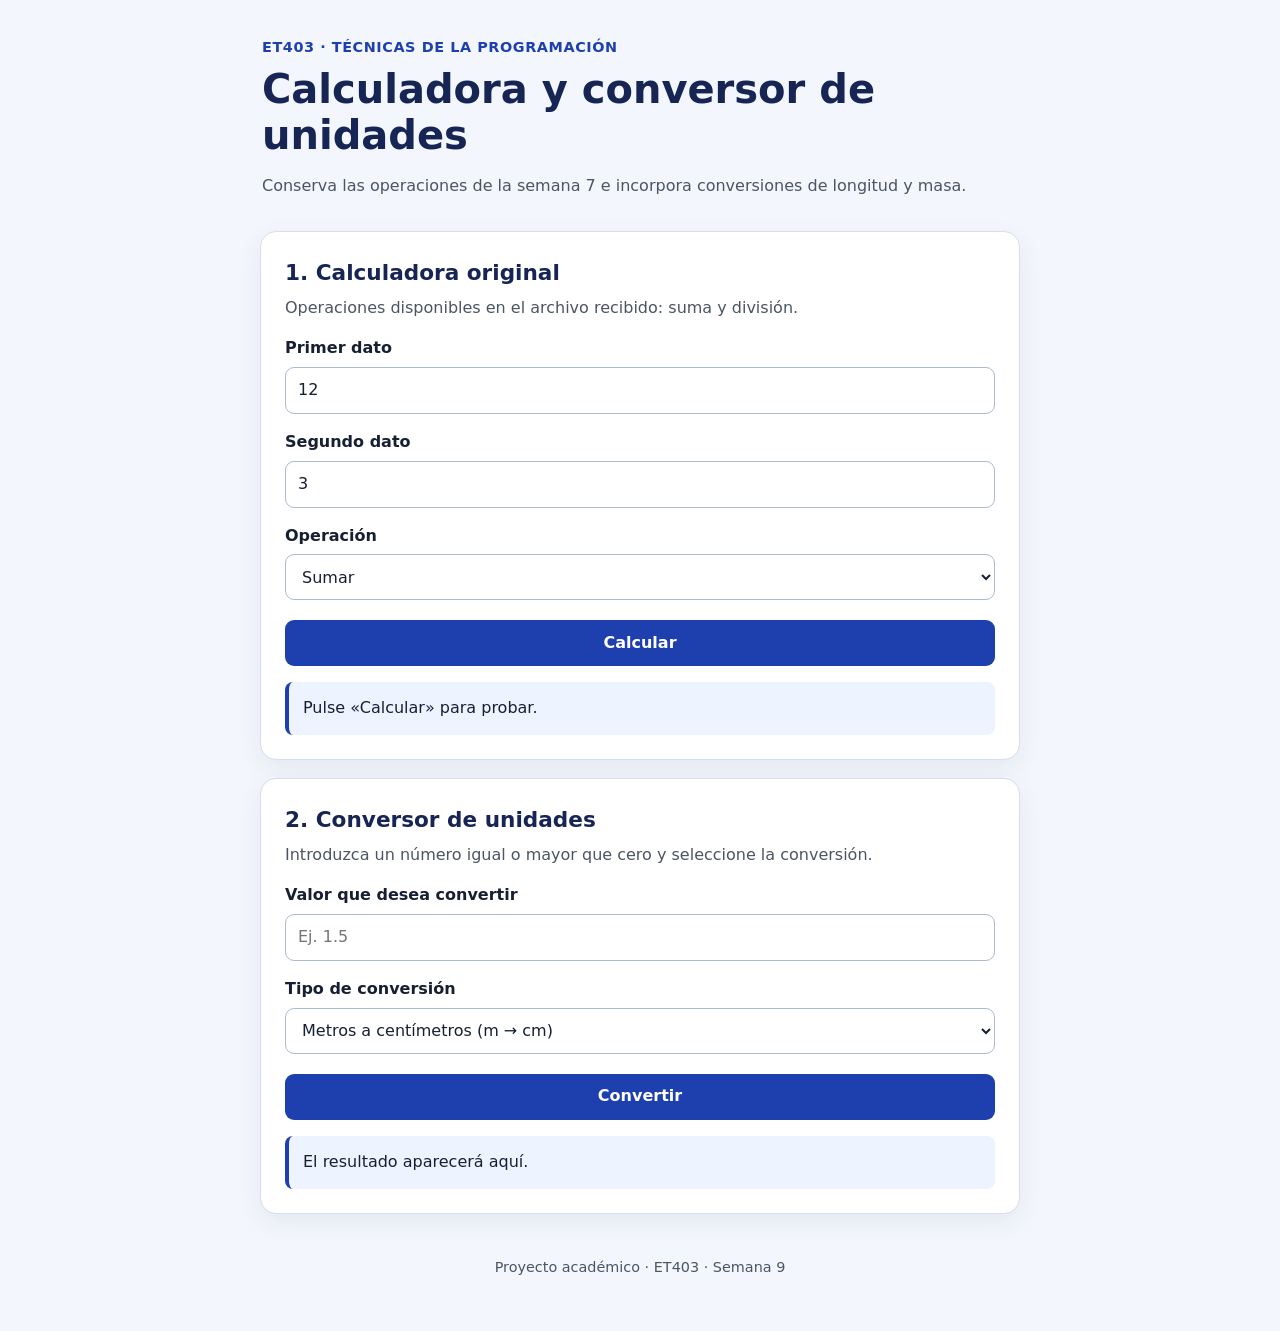
<file: index.html>
<!doctype html>
<html lang="es">
  <head>
    <meta charset="utf-8" />
    <meta name="viewport" content="width=device-width, initial-scale=1" />
    <meta
      name="description"
      content="Calculadora ET403 con conversor de unidades."
    />
    <title>Calculadora ET403 · Semana 9</title>
    <link rel="stylesheet" href="styles.css" />
    <script src="app.js" defer></script>
  </head>
  <body>
    <main class="contenedor">
      <header class="encabezado">
        <p class="etiqueta">ET403 · Técnicas de la Programación</p>
        <h1>Calculadora y conversor de unidades</h1>
        <p class="introduccion">
          Conserva las operaciones de la semana 7 e incorpora conversiones de
          longitud y masa.
        </p>
      </header>

      <section class="panel" aria-labelledby="titulo-calculadora">
        <h2 id="titulo-calculadora">1. Calculadora original</h2>
        <p class="ayuda">
          Operaciones disponibles en el archivo recibido: suma y división.
        </p>

        <div class="campo">
          <label for="a">Primer dato</label>
          <input
            id="a"
            type="text"
            inputmode="decimal"
            value="12"
            autocomplete="off"
            placeholder="Ej. 12"
          />
        </div>
        <div class="campo">
          <label for="b">Segundo dato</label>
          <input
            id="b"
            type="text"
            inputmode="decimal"
            value="3"
            autocomplete="off"
            placeholder="Ej. 3"
          />
        </div>
        <div class="campo">
          <label for="operacion">Operación</label>
          <select id="operacion">
            <option value="sumar">Sumar</option>
            <option value="dividir">Dividir</option>
          </select>
        </div>
        <button id="calcular" type="button">Calcular</button>
        <p id="resultado" class="resultado" role="status" aria-live="polite">
          Pulse «Calcular» para probar.
        </p>
      </section>

      <section class="panel" aria-labelledby="titulo-conversor">
        <h2 id="titulo-conversor">2. Conversor de unidades</h2>
        <p class="ayuda">
          Introduzca un número igual o mayor que cero y seleccione la
          conversión.
        </p>

        <div class="campo">
          <label for="valorConversion">Valor que desea convertir</label>
          <input
            id="valorConversion"
            type="text"
            inputmode="decimal"
            autocomplete="off"
            placeholder="Ej. 1.5"
          />
        </div>
        <div class="campo">
          <label for="tipoConversion">Tipo de conversión</label>
          <select id="tipoConversion">
            <option value="m-cm">Metros a centímetros (m → cm)</option>
            <option value="cm-m">Centímetros a metros (cm → m)</option>
            <option value="kg-g">Kilogramos a gramos (kg → g)</option>
            <option value="g-kg">Gramos a kilogramos (g → kg)</option>
          </select>
        </div>
        <button id="convertir" type="button">Convertir</button>
        <p
          id="resultadoConversion"
          class="resultado"
          role="status"
          aria-live="polite"
        >
          El resultado aparecerá aquí.
        </p>
      </section>

      <footer>
        <p>Proyecto académico · ET403 · Semana 9</p>
      </footer>
    </main>
  </body>
</html>
</file>
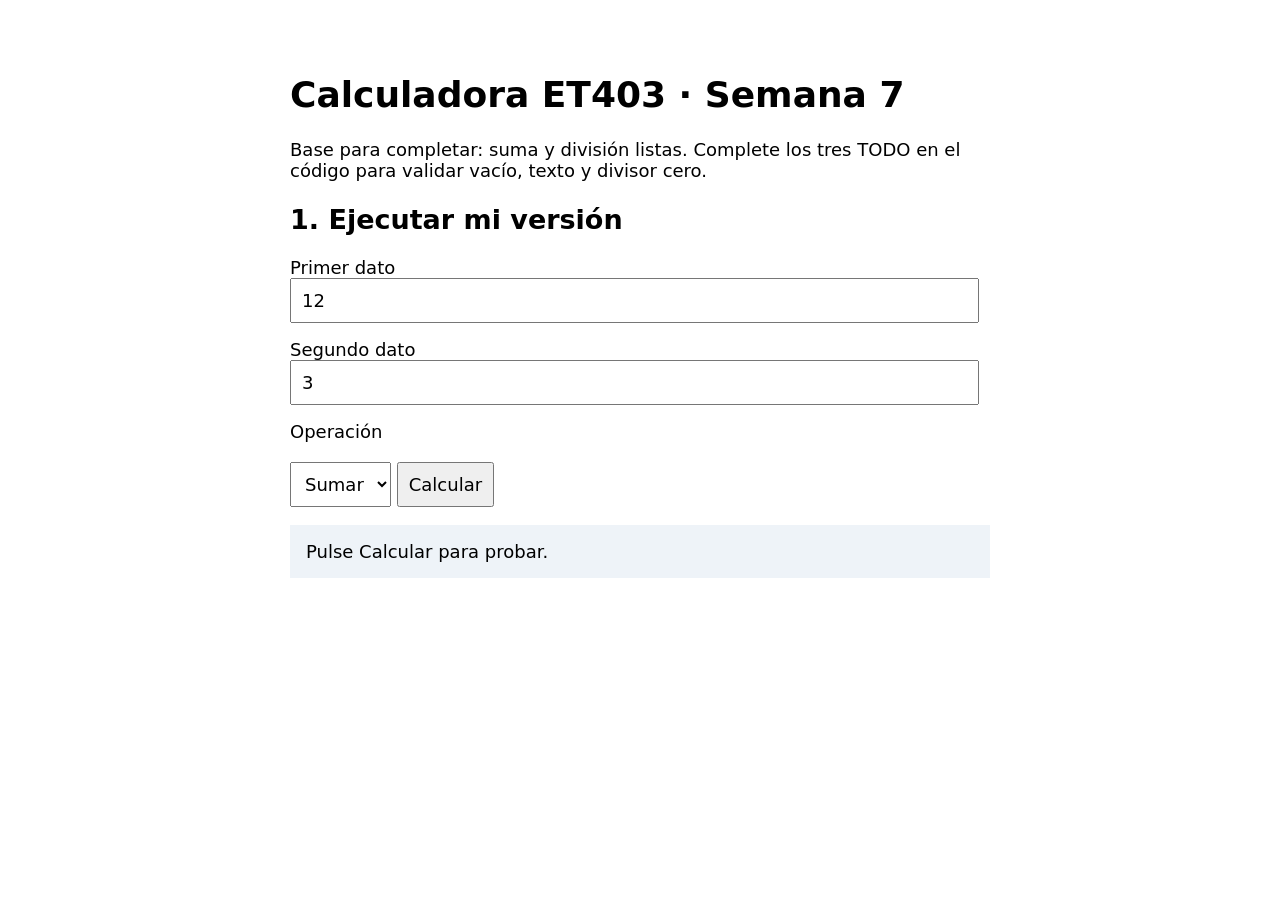
<file: index_original.html>
<!doctype html>
<html lang="es">
  <head>
    <meta charset="utf-8" />
    <meta name="viewport" content="width=device-width,initial-scale=1" />
    <title>Calculadora ET403</title>
    <style>
      body {
        font: 18px system-ui;
        max-width: 700px;
        margin: 30px auto;
        padding: 20px;
      }
      label {
        display: block;
        margin-top: 16px;
      }
      input,
      select,
      button {
        font: inherit;
        padding: 10px;
      }
      input {
        width: 95%;
      }
      button {
        margin-top: 20px;
      }
      #resultado {
        background: #eef3f8;
        padding: 16px;
      }
    </style>
  </head>
  <body>
    <h1>Calculadora ET403 · Semana 7</h1>
    <p>
      Base para completar: suma y división listas. Complete los tres TODO en el
      código para validar vacío, texto y divisor cero.
    </p>
    <section aria-labelledby="titulo-calculadora">
      <h2 id="titulo-calculadora">1. Ejecutar mi versión</h2>
      <label for="a">Primer dato</label
      ><input id="a" type="text" value="12" autocomplete="off" />
      <label for="b">Segundo dato</label
      ><input id="b" type="text" value="3" autocomplete="off" />
      <label for="operacion">Operación</label>
      <select id="operacion">
        <option value="sumar">Sumar</option>
        <option value="dividir">Dividir</option>
      </select>
      <button id="calcular" type="button">Calcular</button>
      <p id="resultado" role="status" aria-live="polite">
        Pulse Calcular para probar.
      </p>
    </section>
    <script>
      "use strict";
      document
        .getElementById("calcular")
        .addEventListener("click", function () {
          const textoA = document.getElementById("a").value.trim();
          const textoB = document.getElementById("b").value.trim();
          const operacion = document.getElementById("operacion").value;
          const salida = document.getElementById("resultado");

          // TODO 1: sustituya false por una condición que detecte alguna entrada vacía.

          if (textoA === "" || textoB === "") {
            salida.textContent = "Complete las dos entradas.";
            return;
          }

          const a = Number(textoA);
          const b = Number(textoB);

          // TODO 2: sustituya false por una condición que detecte algún número no finito.

          if (!Number.isFinite(a) || !Number.isFinite(b)) {
            salida.textContent = "Escriba números válidos en ambas entradas.";
            return;
          }

          // TODO 3: sustituya false por una condición de divisor cero al DIVIDIR.

          if (operacion === "dividir" && b === 0) {
            salida.textContent = "No se puede dividir entre cero.";
            return;
          }

          if (operacion === "sumar") {
            salida.textContent = "Suma: " + (a + b);
          } else {
            salida.textContent = "División: " + a / b;
          }
        });
    </script>
  </body>
</html>
</file>
<file: styles.css>
/* Personalización ET403 S9
   Paleta principal: azul RGB(30, 64, 175) = #1E40AF.
   Fondo claro y texto oscuro para mantener contraste legible.
*/
:root {
  --azul-principal: rgb(30, 64, 175);
  --azul-oscuro: #172554;
  --fondo: #f3f6fc;
  --superficie: #ffffff;
  --texto: #172033;
  --texto-secundario: #4b5563;
  --borde: #d5deed;
  --resultado: #edf3ff;
  --error: #9f1239;
  --exito: #166534;
}

* {
  box-sizing: border-box;
}

body {
  margin: 0;
  padding: 28px 16px;
  background: var(--fondo);
  color: var(--texto);
  font:
    16px/1.55 system-ui,
    -apple-system,
    BlinkMacSystemFont,
    "Segoe UI",
    sans-serif;
}

.contenedor {
  width: min(100%, 760px);
  margin: 0 auto;
}

.encabezado {
  margin-bottom: 24px;
  padding: 8px 2px;
}

.etiqueta {
  margin: 0 0 8px;
  color: var(--azul-principal);
  font-size: 0.9rem;
  font-weight: 800;
  letter-spacing: 0.04em;
  text-transform: uppercase;
}

h1 {
  margin: 0;
  color: var(--azul-oscuro);
  font-size: clamp(1.8rem, 5vw, 2.5rem);
  line-height: 1.15;
}

.introduccion {
  color: var(--texto-secundario);
  margin-bottom: 0;
}

.panel {
  margin: 18px 0;
  padding: 24px;
  border: 1px solid var(--borde);
  border-radius: 16px;
  background: var(--superficie);
  box-shadow: 0 8px 24px rgba(23, 37, 84, 0.07);
}

h2 {
  margin: 0 0 6px;
  color: var(--azul-oscuro);
  font-size: 1.35rem;
}

.ayuda {
  margin-top: 0;
  color: var(--texto-secundario);
}

.campo {
  margin-top: 16px;
}

label {
  display: block;
  margin-bottom: 6px;
  font-weight: 700;
}

input,
select,
button {
  width: 100%;
  min-height: 46px;
  padding: 10px 12px;
  border: 1px solid #aebbd1;
  border-radius: 9px;
  font: inherit;
}

input,
select {
  background: #fff;
  color: var(--texto);
}

input:focus,
select:focus,
button:focus-visible {
  outline: 3px solid rgba(30, 64, 175, 0.25);
  outline-offset: 2px;
  border-color: var(--azul-principal);
}

button {
  margin-top: 20px;
  border: 0;
  background: var(--azul-principal);
  color: #fff;
  font-weight: 750;
  cursor: pointer;
  transition:
    background-color 0.15s ease,
    transform 0.15s ease;
}

button:hover {
  background: #1e3a8a;
}
button:active {
  transform: translateY(1px);
}

.resultado {
  min-height: 52px;
  margin: 16px 0 0;
  padding: 14px;
  border-left: 4px solid var(--azul-principal);
  border-radius: 8px;
  background: var(--resultado);
  overflow-wrap: anywhere;
}

.resultado.error {
  border-left-color: var(--error);
  background: #fff1f2;
  color: var(--error);
}

.resultado.exito {
  border-left-color: var(--exito);
  background: #f0fdf4;
  color: var(--exito);
}

footer {
  padding: 10px 0;
  color: var(--texto-secundario);
  font-size: 0.9rem;
  text-align: center;
}

@media (max-width: 520px) {
  body {
    padding: 16px 10px;
  }
  .panel {
    padding: 18px;
  }
}
</file>
